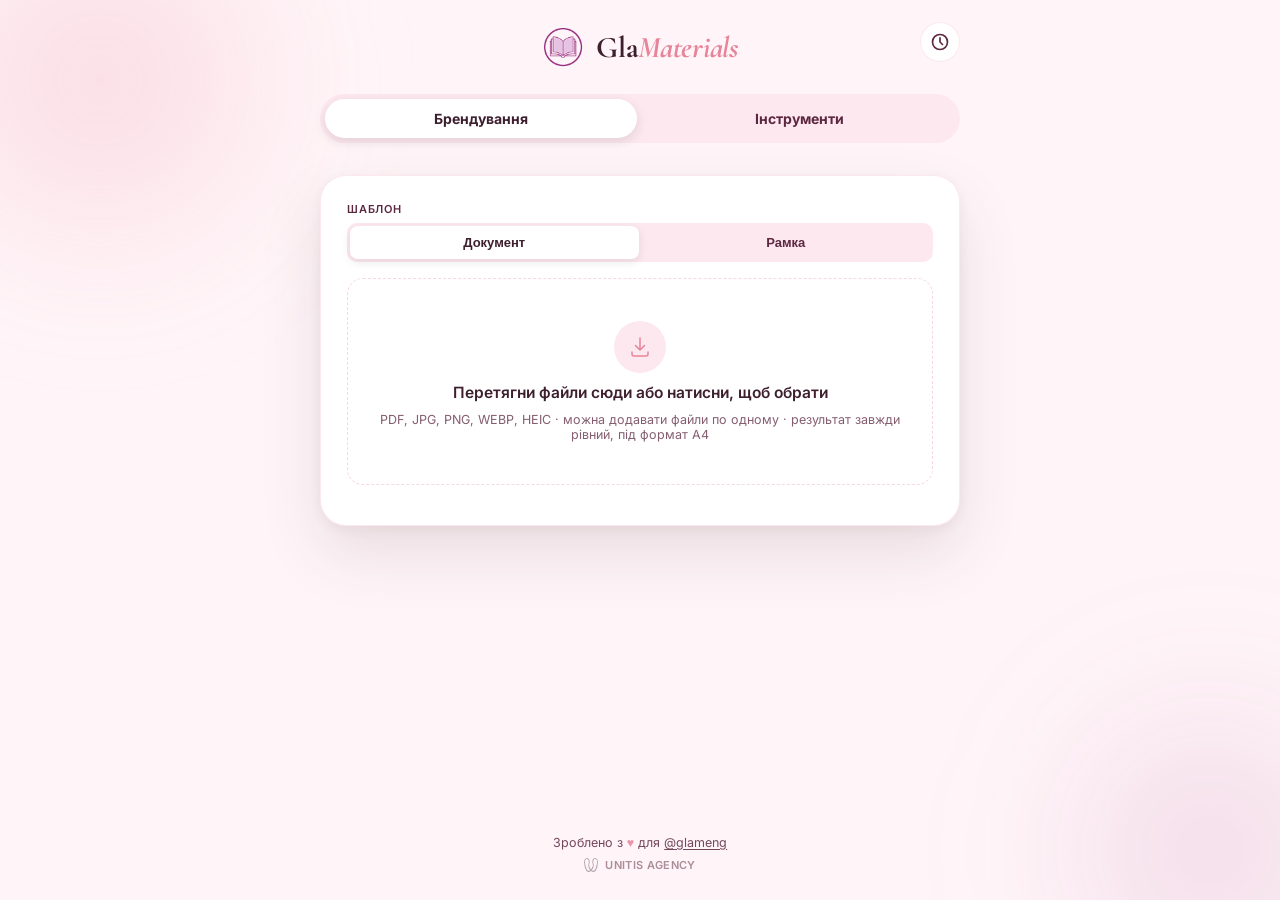
<file: index.html>
<!DOCTYPE html>
<html lang="uk">
<head>
<meta charset="UTF-8">
<meta name="viewport" content="width=device-width, initial-scale=1.0, maximum-scale=1, viewport-fit=cover">
<title>GlaMaterials</title>
<meta name="description" content="Брендуєш і редагуєш PDF та фото за пару секунд. Все відбувається прямо в браузері — файли нікуди не завантажуються.">

<link rel="manifest" href="manifest.json">
<meta name="theme-color" content="#3D1F2D">
<meta name="apple-mobile-web-app-capable" content="yes">
<meta name="mobile-web-app-capable" content="yes">
<meta name="apple-mobile-web-app-status-bar-style" content="black-translucent">
<meta name="apple-mobile-web-app-title" content="GlaMaterials">
<link rel="apple-touch-icon" href="assets/icons/apple-touch-icon.png?v=3">
<link rel="icon" href="assets/icons/favicon.png?v=3">

<link rel="preload" href="assets/fonts/inter-400-normal-latin.woff2" as="font" type="font/woff2" crossorigin>
<link rel="preload" href="assets/fonts/cormorant-600-normal-latin.woff2" as="font" type="font/woff2" crossorigin>
<link rel="stylesheet" href="assets/fonts/fonts.css">
<link rel="stylesheet" href="styles.css">
</head>
<body>

<div class="app">
  <header class="topbar">
    <button id="history-btn" class="icon-btn icon-btn-float" type="button" aria-label="Історія оброблених файлів">
      <svg viewBox="0 0 24 24" width="20" height="20" fill="none" stroke="currentColor" stroke-width="2" stroke-linecap="round" stroke-linejoin="round"><circle cx="12" cy="12" r="9"/><path d="M12 7v5l3 3"/></svg>
    </button>
    <div class="brand">
      <img class="brand-mark" src="assets/logo-mark.png?v=2" alt="" width="42" height="42">
      <span class="brand-name">Gla<span class="accent">Materials</span></span>
    </div>
  </header>

  <main class="stage">

    <div class="mode-switch" id="mode-switch" role="tablist">
      <button type="button" class="mode-btn active" data-mode="brand">Брендування</button>
      <button type="button" class="mode-btn" data-mode="tools">Інструменти</button>
    </div>

    <section id="panel-tools" class="panel hidden">
      <div id="tools-grid" class="tools-grid"></div>

      <div id="tool-runner" class="tool-runner hidden">
        <div class="runner-head">
          <button type="button" class="icon-btn" id="tool-back" aria-label="Назад до списку">
            <svg viewBox="0 0 24 24" width="18" height="18" fill="none" stroke="currentColor" stroke-width="2.2" stroke-linecap="round" stroke-linejoin="round"><path d="M15 18l-6-6 6-6"/></svg>
          </button>
          <div class="runner-head-text">
            <h2 id="tool-title">Інструмент</h2>
            <p id="tool-desc"></p>
          </div>
        </div>

        <label for="tool-input" class="dropzone compact" id="tool-dropzone">
          <input type="file" id="tool-input" hidden>
          <span class="dropzone-icon-wrap">
            <svg class="dropzone-icon" viewBox="0 0 48 48" fill="none">
              <path d="M24 6v24m0 0 9-9m-9 9-9-9" stroke="currentColor" stroke-width="3" stroke-linecap="round" stroke-linejoin="round"/>
              <path d="M8 34v4a4 4 0 0 0 4 4h24a4 4 0 0 0 4-4v-4" stroke="currentColor" stroke-width="3" stroke-linecap="round" stroke-linejoin="round"/>
            </svg>
          </span>
          <p class="dropzone-title" id="tool-dropzone-title">Обрати файл</p>
          <p class="dropzone-sub" id="tool-dropzone-sub"></p>
        </label>

        <ul id="tool-files" class="job-list"></ul>
        <div id="tool-options" class="tool-options"></div>

        <button id="tool-run" class="btn-primary" type="button" disabled>
          <span id="tool-run-label">Зробити</span>
          <span id="tool-spinner" class="btn-spinner hidden" aria-hidden="true"></span>
        </button>
        <div id="tool-progress-track" class="progress-track hidden"><div id="tool-progress-fill" class="progress-fill"></div></div>
      </div>
    </section>

    <section id="panel-workspace" class="panel panel-workspace">

      <div class="segmented-row">
        <span class="segmented-label">Шаблон</span>
        <div class="segmented" id="template-toggle" role="tablist">
          <button type="button" class="seg-btn active" data-value="document">Документ</button>
          <button type="button" class="seg-btn" data-value="frame">Рамка</button>
        </div>
      </div>

      <label for="file-input" class="dropzone" id="dropzone">
        <input type="file" id="file-input" accept=".pdf,.jpg,.jpeg,.png,.webp,.heic,.heif,application/pdf,image/jpeg,image/png,image/webp,image/heic,image/heif" multiple hidden>
        <span class="dropzone-icon-wrap">
          <svg class="dropzone-icon" viewBox="0 0 48 48" fill="none" xmlns="http://www.w3.org/2000/svg">
            <path d="M24 6v24m0 0 9-9m-9 9-9-9" stroke="currentColor" stroke-width="3" stroke-linecap="round" stroke-linejoin="round"/>
            <path d="M8 34v4a4 4 0 0 0 4 4h24a4 4 0 0 0 4-4v-4" stroke="currentColor" stroke-width="3" stroke-linecap="round" stroke-linejoin="round"/>
          </svg>
        </span>
        <p class="dropzone-title" id="dropzone-title">Перетягни файли сюди або натисни, щоб обрати</p>
        <p class="dropzone-sub" id="dropzone-sub">PDF, JPG, PNG, WEBP, HEIC · можна додавати файли по одному · результат завжди рівний, під формат A4</p>
      </label>

      <ul id="job-list" class="job-list"></ul>

      <div id="settings-block" class="settings-block hidden">

        <div id="merge-row" class="segmented-row hidden">
          <span class="segmented-label">Що робимо з файлами</span>
          <div class="segmented" id="merge-toggle" role="tablist">
            <button type="button" class="seg-btn active" data-value="merge">Об'єднати в один</button>
            <button type="button" class="seg-btn" data-value="separate">Окремо кожен</button>
          </div>
        </div>

        <div class="segmented-row">
          <span class="segmented-label">Формат результату</span>
          <div class="segmented" id="format-toggle" role="tablist">
            <button type="button" class="seg-btn active" data-value="pdf">PDF</button>
            <button type="button" class="seg-btn" data-value="photos">Фото</button>
          </div>
        </div>

        <div class="editor-bar">
          <div class="editor-bar-head">
            <span class="segmented-label">Додати на сторінку</span>
            <div class="hist-row">
              <button type="button" class="insp-act" id="undo-btn" title="Скасувати (Ctrl+Z)" aria-label="Скасувати" disabled>
                <svg viewBox="0 0 24 24" fill="none" stroke="currentColor" stroke-width="2" stroke-linecap="round" stroke-linejoin="round"><path d="M9 14L4 9l5-5"/><path d="M4 9h11a5 5 0 0 1 0 10h-4"/></svg>
              </button>
              <button type="button" class="insp-act" id="redo-btn" title="Повернути (Ctrl+Shift+Z)" aria-label="Повернути" disabled>
                <svg viewBox="0 0 24 24" fill="none" stroke="currentColor" stroke-width="2" stroke-linecap="round" stroke-linejoin="round"><path d="M15 14l5-5-5-5"/><path d="M20 9H9a5 5 0 0 0 0 10h4"/></svg>
              </button>
            </div>
          </div>
          <div class="tool-row" id="tool-row">
            <button type="button" class="tool-btn" data-tool="image">
              <svg viewBox="0 0 24 24" fill="none" stroke="currentColor" stroke-width="2" stroke-linecap="round" stroke-linejoin="round" aria-hidden="true"><rect x="3.5" y="5" width="17" height="14" rx="2"/><circle cx="8.5" cy="10" r="1.6"/><path d="M20 16l-5-5-6.5 8"/></svg>
              <span>Фото</span>
            </button>
            <button type="button" class="tool-btn" data-tool="text">
              <svg viewBox="0 0 24 24" fill="none" stroke="currentColor" stroke-width="2" stroke-linecap="round" stroke-linejoin="round" aria-hidden="true"><path d="M4 6V4h16v2"/><path d="M12 4v16"/><path d="M9 20h6"/></svg>
              <span>Текст</span>
            </button>
            <button type="button" class="tool-btn" data-tool="rect">
              <svg viewBox="0 0 24 24" fill="none" stroke="currentColor" stroke-width="2" stroke-linecap="round" stroke-linejoin="round" aria-hidden="true"><rect x="3.5" y="5.5" width="17" height="13" rx="2"/></svg>
              <span>Прямокутник</span>
            </button>
            <button type="button" class="tool-btn" data-tool="ellipse">
              <svg viewBox="0 0 24 24" fill="none" stroke="currentColor" stroke-width="2" stroke-linecap="round" stroke-linejoin="round" aria-hidden="true"><ellipse cx="12" cy="12" rx="8.5" ry="6.5"/></svg>
              <span>Овал</span>
            </button>
            <button type="button" class="tool-btn" data-tool="line">
              <svg viewBox="0 0 24 24" fill="none" stroke="currentColor" stroke-width="2" stroke-linecap="round" stroke-linejoin="round" aria-hidden="true"><path d="M4 19L20 5"/></svg>
              <span>Лінія</span>
            </button>
            <button type="button" class="tool-btn" data-tool="arrow">
              <svg viewBox="0 0 24 24" fill="none" stroke="currentColor" stroke-width="2" stroke-linecap="round" stroke-linejoin="round" aria-hidden="true"><path d="M4 19L20 5"/><path d="M20 12V5h-7"/></svg>
              <span>Стрілка</span>
            </button>
          </div>
          <p class="editor-hint" id="editor-hint">Обери інструмент і намалюй просто на сторінці. Клікни по елементу, щоб змінити його.</p>
        </div>

        <div class="crop-bar hidden" id="crop-bar">
          <div class="editor-bar-head">
            <span class="segmented-label">Кадрування фото</span>
            <button type="button" class="chip" id="crop-toggle">Посунути фото</button>
          </div>
          <div class="insp-row">
            <label for="crop-zoom">Масштаб</label>
            <input type="range" id="crop-zoom" min="100" max="300" step="1" value="100">
            <output id="crop-zoom-val" class="insp-out">100%</output>
          </div>
          <div class="crop-actions">
            <button type="button" class="chip" id="crop-reset">Скинути кадр</button>
          </div>
        </div>

        <div class="preview-wrap">
          <button id="preview-prev" class="preview-nav-btn hidden" type="button" aria-label="Попередня сторінка">
            <svg viewBox="0 0 24 24" width="16" height="16" fill="none" stroke="currentColor" stroke-width="2.4" stroke-linecap="round" stroke-linejoin="round"><path d="M15 18l-6-6 6-6"/></svg>
          </button>
          <div class="preview-stage" id="preview-stage">
            <canvas id="preview-canvas" class="preview-canvas"></canvas>
            <canvas id="editor-overlay" class="editor-overlay"></canvas>
          </div>
          <button id="preview-next" class="preview-nav-btn hidden" type="button" aria-label="Наступна сторінка">
            <svg viewBox="0 0 24 24" width="16" height="16" fill="none" stroke="currentColor" stroke-width="2.4" stroke-linecap="round" stroke-linejoin="round"><path d="M9 18l6-6-6-6"/></svg>
          </button>
          <span id="page-count-badge" class="page-count-badge"></span>
        </div>

        <div id="inspector" class="inspector hidden">
          <div class="inspector-head">
            <span id="inspector-title">Елемент</span>
            <div class="inspector-acts">
              <button type="button" class="insp-act" data-act="dup" title="Дублювати" aria-label="Дублювати">
                <svg viewBox="0 0 24 24" fill="none" stroke="currentColor" stroke-width="2" stroke-linecap="round" stroke-linejoin="round"><rect x="9" y="9" width="11" height="11" rx="2"/><path d="M5 15V5a2 2 0 0 1 2-2h8"/></svg>
              </button>
              <button type="button" class="insp-act" data-act="back" title="Опустити нижче" aria-label="Опустити нижче">
                <svg viewBox="0 0 24 24" fill="none" stroke="currentColor" stroke-width="2" stroke-linecap="round" stroke-linejoin="round"><path d="M12 5v14"/><path d="M6 13l6 6 6-6"/></svg>
              </button>
              <button type="button" class="insp-act" data-act="front" title="Підняти вище" aria-label="Підняти вище">
                <svg viewBox="0 0 24 24" fill="none" stroke="currentColor" stroke-width="2" stroke-linecap="round" stroke-linejoin="round"><path d="M12 19V5"/><path d="M6 11l6-6 6 6"/></svg>
              </button>
              <button type="button" class="insp-act insp-act-del" data-act="del" title="Видалити" aria-label="Видалити">
                <svg viewBox="0 0 24 24" fill="none" stroke="currentColor" stroke-width="2" stroke-linecap="round" stroke-linejoin="round"><path d="M4 7h16"/><path d="M9 7V5h6v2"/><path d="M6 7l1 13h10l1-13"/></svg>
              </button>
            </div>
          </div>

          <div class="insp-row" data-for="text">
            <textarea id="ins-text" class="insp-textarea" rows="2" placeholder="Введи текст…"></textarea>
          </div>

          <div class="insp-row" data-for="text">
            <label for="ins-font">Шрифт</label>
            <select id="ins-font" class="insp-select"></select>
          </div>

          <div class="insp-row" data-for="text">
            <label for="ins-size">Розмір</label>
            <input type="range" id="ins-size" min="10" max="320" step="1">
            <output id="ins-size-val" class="insp-out"></output>
          </div>

          <div class="insp-row" data-for="text">
            <label>Стиль</label>
            <div class="chip-row">
              <button type="button" class="chip chip-b" data-flag="bold">B</button>
              <button type="button" class="chip chip-i" data-flag="italic">I</button>
              <button type="button" class="chip chip-u" data-flag="underline">U</button>
            </div>
          </div>

          <div class="insp-row" data-for="text">
            <label>Текст по краю</label>
            <div class="chip-row" id="ins-align">
              <button type="button" class="chip" data-align="left" aria-label="Ліворуч">
                <svg viewBox="0 0 24 24" fill="none" stroke="currentColor" stroke-width="2" stroke-linecap="round"><path d="M4 6h16M4 12h10M4 18h13"/></svg>
              </button>
              <button type="button" class="chip" data-align="center" aria-label="По центру">
                <svg viewBox="0 0 24 24" fill="none" stroke="currentColor" stroke-width="2" stroke-linecap="round"><path d="M4 6h16M7 12h10M6 18h12"/></svg>
              </button>
              <button type="button" class="chip" data-align="right" aria-label="Праворуч">
                <svg viewBox="0 0 24 24" fill="none" stroke="currentColor" stroke-width="2" stroke-linecap="round"><path d="M4 6h16M10 12h10M7 18h13"/></svg>
              </button>
            </div>
          </div>

          <div class="insp-row" data-for="text">
            <label>Колір тексту</label>
            <button type="button" class="color-btn" data-color="color"></button>
          </div>

          <div class="insp-row" data-for="box">
            <label>Колір фігури</label>
            <button type="button" class="color-btn" data-color="fill" data-nullable="1"></button>
          </div>

          <div class="insp-row" data-for="text">
            <label>Фон під текстом</label>
            <button type="button" class="color-btn" data-color="bg" data-nullable="1"></button>
          </div>

          <div class="insp-row" data-for="bg">
            <label for="ins-bg-pad">Поля фону</label>
            <input type="range" id="ins-bg-pad" min="0" max="150" step="1">
            <output id="ins-bg-pad-val" class="insp-out"></output>
          </div>

          <div class="insp-row" data-for="bg">
            <label for="ins-bg-radius">Круглі кути фону</label>
            <input type="range" id="ins-bg-radius" min="0" max="200" step="1">
            <output id="ins-bg-radius-val" class="insp-out"></output>
          </div>

          <div class="insp-row" data-for="bg">
            <label>Контур фону</label>
            <button type="button" class="color-btn" data-color="bgStroke" data-nullable="1"></button>
          </div>

          <div class="insp-row" data-for="bg">
            <label for="ins-bg-stroke-w">Товщина контуру фону</label>
            <input type="range" id="ins-bg-stroke-w" min="0" max="40" step="1">
            <output id="ins-bg-stroke-w-val" class="insp-out"></output>
          </div>

          <div class="insp-row" data-for="box line text">
            <label>Колір контуру</label>
            <button type="button" class="color-btn" data-color="stroke" data-nullable="1"></button>
          </div>

          <div class="insp-row" data-for="box line text">
            <label for="ins-stroke-w">Товщина контуру</label>
            <input type="range" id="ins-stroke-w" min="0" max="40" step="1">
            <output id="ins-stroke-w-val" class="insp-out"></output>
          </div>

          <div class="insp-row" data-for="rect image">
            <label for="ins-radius">Круглі кути</label>
            <input type="range" id="ins-radius" min="0" max="200" step="1">
            <output id="ins-radius-val" class="insp-out"></output>
          </div>

          <div class="insp-row" data-for="line">
            <label>Пунктирна лінія</label>
            <div class="chip-row">
              <button type="button" class="chip" data-flag="dashed">— — —</button>
            </div>
          </div>

          <div class="insp-row" data-for="box text image">
            <label for="ins-rot">Поворот</label>
            <input type="range" id="ins-rot" min="-180" max="180" step="1">
            <output id="ins-rot-val" class="insp-out"></output>
          </div>

          <div class="insp-row" data-for="all">
            <label for="ins-opacity">Прозорість</label>
            <input type="range" id="ins-opacity" min="10" max="100" step="1">
            <output id="ins-opacity-val" class="insp-out"></output>
          </div>

          <div class="insp-row insp-row-block" data-for="box text image">
            <label>Розмістити на сторінці</label>
            <div class="chip-row chip-row-wide" id="ins-place">
              <button type="button" class="chip" data-place="left" title="До лівого краю" aria-label="До лівого краю">
                <svg viewBox="0 0 24 24" fill="none" stroke="currentColor" stroke-width="2" stroke-linecap="round"><path d="M4 3v18"/><rect x="7" y="7" width="12" height="10" rx="1.5"/></svg>
              </button>
              <button type="button" class="chip" data-place="centerX" title="По центру горизонтально" aria-label="По центру горизонтально">
                <svg viewBox="0 0 24 24" fill="none" stroke="currentColor" stroke-width="2" stroke-linecap="round"><path d="M12 3v18"/><rect x="5" y="7" width="14" height="10" rx="1.5"/></svg>
              </button>
              <button type="button" class="chip" data-place="right" title="До правого краю" aria-label="До правого краю">
                <svg viewBox="0 0 24 24" fill="none" stroke="currentColor" stroke-width="2" stroke-linecap="round"><path d="M20 3v18"/><rect x="5" y="7" width="12" height="10" rx="1.5"/></svg>
              </button>
              <button type="button" class="chip" data-place="top" title="До верхнього краю" aria-label="До верхнього краю">
                <svg viewBox="0 0 24 24" fill="none" stroke="currentColor" stroke-width="2" stroke-linecap="round"><path d="M3 4h18"/><rect x="7" y="7" width="10" height="12" rx="1.5"/></svg>
              </button>
              <button type="button" class="chip" data-place="centerY" title="По центру вертикально" aria-label="По центру вертикально">
                <svg viewBox="0 0 24 24" fill="none" stroke="currentColor" stroke-width="2" stroke-linecap="round"><path d="M3 12h18"/><rect x="7" y="5" width="10" height="14" rx="1.5"/></svg>
              </button>
              <button type="button" class="chip" data-place="bottom" title="До нижнього краю" aria-label="До нижнього краю">
                <svg viewBox="0 0 24 24" fill="none" stroke="currentColor" stroke-width="2" stroke-linecap="round"><path d="M3 20h18"/><rect x="7" y="5" width="10" height="12" rx="1.5"/></svg>
              </button>
              <button type="button" class="chip chip-wide" data-place="middle">У центр</button>
            </div>
          </div>
        </div>

        <div class="control-block" id="opacity-block">
          <div class="control-label-row">
            <label for="opacity-slider">Прозорість водяного знаку</label>
            <span id="opacity-value">35%</span>
          </div>
          <input type="range" id="opacity-slider" min="0" max="70" step="1" value="35">
        </div>

        <button id="export-btn" class="btn-primary" type="button">
          <svg class="btn-primary-icon" viewBox="0 0 24 24" fill="none" stroke="currentColor" stroke-width="2.3" stroke-linecap="round" stroke-linejoin="round" aria-hidden="true"><path d="M12 4v11m0 0 4-4m-4 4-4-4"/><path d="M5 19h14"/></svg>
          <span id="export-btn-label">Завантажити PDF</span>
          <span id="export-spinner" class="btn-spinner hidden" aria-hidden="true"></span>
        </button>
        <div id="export-progress-track" class="progress-track hidden"><div id="export-progress-fill" class="progress-fill"></div></div>
        <button id="clear-btn" class="btn-ghost" type="button">Очистити все</button>
      </div>
    </section>

    <section id="panel-history" class="panel panel-history hidden">
      <div class="history-header">
        <h2>Історія</h2>
        <button id="close-history" class="icon-btn" type="button" aria-label="Закрити історію">✕</button>
      </div>
      <p class="history-note">Останні готові файли зберігаються тут (на цьому пристрої), щоб можна було скачати ще раз.</p>
      <ul id="history-list" class="history-list"></ul>
      <p id="history-empty" class="history-empty">Поки що порожньо — тут з'являться твої оброблені файли.</p>
    </section>

  </main>

  <footer class="foot">
    <p class="foot-heart">Зроблено з <span class="heart">♥</span> для <a href="https://www.instagram.com/glameng/" target="_blank" rel="noopener">@glameng</a></p>
    <a href="https://unitis.agency" target="_blank" rel="noopener" class="unitis-badge" aria-label="Сайт розроблено агенцією UNITIS AGENCY">
      <img src="[data-uri]" alt="" width="14" height="14" loading="lazy">
      <span>UNITIS AGENCY</span>
    </a>
  </footer>
</div>

<div id="color-pop" class="color-pop hidden" role="dialog" aria-label="Вибір кольору">
  <p class="color-pop-title">Кольори бренду</p>
  <div class="color-pop-grid" id="color-pop-grid"></div>
  <p class="color-pop-title color-pop-title-recent hidden" id="color-pop-recent-title">Нещодавні</p>
  <div class="color-pop-grid hidden" id="color-pop-recent"></div>
  <label class="color-pop-custom">
    <span>Обрати свій</span>
    <input type="color" id="color-pop-input">
  </label>
  <button type="button" class="color-pop-none hidden" id="color-pop-none">Прибрати колір</button>
</div>

<input type="file" id="image-input" accept="image/png,image/jpeg,image/webp" hidden>

<div id="toast" class="toast hidden" role="status" aria-live="polite"></div>

<script src="vendor/pdf-lib.min.js"></script>
<script src="vendor/pdf.min.js"></script>
<script src="assets/watermark-data.js"></script>
<script src="assets/frame-data.js?v=2"></script>
<script src="app.js"></script>
</body>
</html>
</file>
<file: assets/fonts/fonts.css>
@font-face {
  font-family: 'Cormorant Garamond';
  font-style: italic;
  font-weight: 600;
  font-display: swap;
  src: url('cormorant-600-italic-cyrillic.woff2') format('woff2');
  unicode-range: U+0301, U+0400-045F, U+0490-0491, U+04B0-04B1, U+2116;
}

@font-face {
  font-family: 'Cormorant Garamond';
  font-style: italic;
  font-weight: 600;
  font-display: swap;
  src: url('cormorant-600-italic-latin.woff2') format('woff2');
  unicode-range: U+0000-00FF, U+0131, U+0152-0153, U+02BB-02BC, U+02C6, U+02DA, U+02DC, U+2000-206F, U+2074, U+20AC, U+2122, U+2191, U+2193, U+2212, U+2215, U+FEFF, U+FFFD;
}

@font-face {
  font-family: 'Cormorant Garamond';
  font-style: italic;
  font-weight: 700;
  font-display: swap;
  src: url('cormorant-600-italic-cyrillic.woff2') format('woff2');
  unicode-range: U+0301, U+0400-045F, U+0490-0491, U+04B0-04B1, U+2116;
}

@font-face {
  font-family: 'Cormorant Garamond';
  font-style: italic;
  font-weight: 700;
  font-display: swap;
  src: url('cormorant-600-italic-latin.woff2') format('woff2');
  unicode-range: U+0000-00FF, U+0131, U+0152-0153, U+02BB-02BC, U+02C6, U+02DA, U+02DC, U+2000-206F, U+2074, U+20AC, U+2122, U+2191, U+2193, U+2212, U+2215, U+FEFF, U+FFFD;
}

@font-face {
  font-family: 'Cormorant Garamond';
  font-style: normal;
  font-weight: 600;
  font-display: swap;
  src: url('cormorant-600-normal-cyrillic.woff2') format('woff2');
  unicode-range: U+0301, U+0400-045F, U+0490-0491, U+04B0-04B1, U+2116;
}

@font-face {
  font-family: 'Cormorant Garamond';
  font-style: normal;
  font-weight: 600;
  font-display: swap;
  src: url('cormorant-600-normal-latin.woff2') format('woff2');
  unicode-range: U+0000-00FF, U+0131, U+0152-0153, U+02BB-02BC, U+02C6, U+02DA, U+02DC, U+2000-206F, U+2074, U+20AC, U+2122, U+2191, U+2193, U+2212, U+2215, U+FEFF, U+FFFD;
}

@font-face {
  font-family: 'Cormorant Garamond';
  font-style: normal;
  font-weight: 700;
  font-display: swap;
  src: url('cormorant-600-normal-cyrillic.woff2') format('woff2');
  unicode-range: U+0301, U+0400-045F, U+0490-0491, U+04B0-04B1, U+2116;
}

@font-face {
  font-family: 'Cormorant Garamond';
  font-style: normal;
  font-weight: 700;
  font-display: swap;
  src: url('cormorant-600-normal-latin.woff2') format('woff2');
  unicode-range: U+0000-00FF, U+0131, U+0152-0153, U+02BB-02BC, U+02C6, U+02DA, U+02DC, U+2000-206F, U+2074, U+20AC, U+2122, U+2191, U+2193, U+2212, U+2215, U+FEFF, U+FFFD;
}

@font-face {
  font-family: 'Inter';
  font-style: normal;
  font-weight: 400;
  font-display: swap;
  src: url('inter-400-normal-cyrillic.woff2') format('woff2');
  unicode-range: U+0301, U+0400-045F, U+0490-0491, U+04B0-04B1, U+2116;
}

@font-face {
  font-family: 'Inter';
  font-style: normal;
  font-weight: 400;
  font-display: swap;
  src: url('inter-400-normal-latin.woff2') format('woff2');
  unicode-range: U+0000-00FF, U+0131, U+0152-0153, U+02BB-02BC, U+02C6, U+02DA, U+02DC, U+2000-206F, U+2074, U+20AC, U+2122, U+2191, U+2193, U+2212, U+2215, U+FEFF, U+FFFD;
}

@font-face {
  font-family: 'Inter';
  font-style: normal;
  font-weight: 500;
  font-display: swap;
  src: url('inter-400-normal-cyrillic.woff2') format('woff2');
  unicode-range: U+0301, U+0400-045F, U+0490-0491, U+04B0-04B1, U+2116;
}

@font-face {
  font-family: 'Inter';
  font-style: normal;
  font-weight: 500;
  font-display: swap;
  src: url('inter-400-normal-latin.woff2') format('woff2');
  unicode-range: U+0000-00FF, U+0131, U+0152-0153, U+02BB-02BC, U+02C6, U+02DA, U+02DC, U+2000-206F, U+2074, U+20AC, U+2122, U+2191, U+2193, U+2212, U+2215, U+FEFF, U+FFFD;
}

@font-face {
  font-family: 'Inter';
  font-style: normal;
  font-weight: 600;
  font-display: swap;
  src: url('inter-400-normal-cyrillic.woff2') format('woff2');
  unicode-range: U+0301, U+0400-045F, U+0490-0491, U+04B0-04B1, U+2116;
}

@font-face {
  font-family: 'Inter';
  font-style: normal;
  font-weight: 600;
  font-display: swap;
  src: url('inter-400-normal-latin.woff2') format('woff2');
  unicode-range: U+0000-00FF, U+0131, U+0152-0153, U+02BB-02BC, U+02C6, U+02DA, U+02DC, U+2000-206F, U+2074, U+20AC, U+2122, U+2191, U+2193, U+2212, U+2215, U+FEFF, U+FFFD;
}

@font-face {
  font-family: 'Inter';
  font-style: normal;
  font-weight: 700;
  font-display: swap;
  src: url('inter-400-normal-cyrillic.woff2') format('woff2');
  unicode-range: U+0301, U+0400-045F, U+0490-0491, U+04B0-04B1, U+2116;
}

@font-face {
  font-family: 'Inter';
  font-style: normal;
  font-weight: 700;
  font-display: swap;
  src: url('inter-400-normal-latin.woff2') format('woff2');
  unicode-range: U+0000-00FF, U+0131, U+0152-0153, U+02BB-02BC, U+02C6, U+02DA, U+02DC, U+2000-206F, U+2074, U+20AC, U+2122, U+2191, U+2193, U+2212, U+2215, U+FEFF, U+FFFD;
}

@font-face {
  font-family: 'Inter';
  font-style: normal;
  font-weight: 800;
  font-display: swap;
  src: url('inter-400-normal-cyrillic.woff2') format('woff2');
  unicode-range: U+0301, U+0400-045F, U+0490-0491, U+04B0-04B1, U+2116;
}

@font-face {
  font-family: 'Inter';
  font-style: normal;
  font-weight: 800;
  font-display: swap;
  src: url('inter-400-normal-latin.woff2') format('woff2');
  unicode-range: U+0000-00FF, U+0131, U+0152-0153, U+02BB-02BC, U+02C6, U+02DA, U+02DC, U+2000-206F, U+2074, U+20AC, U+2122, U+2191, U+2193, U+2212, U+2215, U+FEFF, U+FFFD;
}
</file>
<file: styles.css>
:root {
  --ink: #3D1F2D;
  --ink-mid: #3D1020;
  --ink-soft: #5C2840;
  --champagne: #E8849A;
  --champ-light: #F5B8C8;
  --blush: #F2A0B8;
  --blush-soft: #FDE8EF;
  --cream: #FFF5F8;
  --cream-d: #FDE8EF;
  --white: #FFFFFF;
  --border: rgba(232, 132, 154, 0.18);
  --border-md: rgba(232, 132, 154, 0.32);
  --mark: #9D2F7F;
  --accent-deep: #B04060;

  --ff-disp: 'Cormorant Garamond', Georgia, serif;
  --ff-body: 'Inter', -apple-system, BlinkMacSystemFont, "Segoe UI", Roboto, Helvetica, Arial, sans-serif;

  --r: 16px;
  --r-s: 10px;
  --r-xl: 26px;
  --pill: 60px;
  --ease: cubic-bezier(.4, 0, .2, 1);
  --t: 0.28s;

  --safe-top: env(safe-area-inset-top, 0px);
  --safe-bottom: env(safe-area-inset-bottom, 0px);
  color-scheme: light;
}

* { box-sizing: border-box; -webkit-tap-highlight-color: transparent; }

html, body {
  margin: 0;
  height: 100%;
  color: var(--ink);
  font-family: var(--ff-body);
  -webkit-font-smoothing: antialiased;
}

body {
  background: var(--cream);
  overflow-x: hidden;
}

body::before, body::after {
  content: "";
  position: fixed;
  border-radius: 50%;
  filter: blur(70px);
  pointer-events: none;
  z-index: 0;
}

body::before {
  width: 440px;
  height: 440px;
  top: -140px;
  left: -120px;
  background: radial-gradient(circle, rgba(232, 132, 154, 0.28), transparent 70%);
  animation: blobFloatA 24s ease-in-out infinite;
}

body::after {
  width: 400px;
  height: 400px;
  bottom: -150px;
  right: -130px;
  background: radial-gradient(circle, rgba(157, 47, 127, 0.16), transparent 70%);
  animation: blobFloatB 28s ease-in-out infinite;
}

@keyframes blobFloatA {
  0%, 100% { transform: translate(0, 0) scale(1); }
  50% { transform: translate(50px, 40px) scale(1.12); }
}

@keyframes blobFloatB {
  0%, 100% { transform: translate(0, 0) scale(1); }
  50% { transform: translate(-40px, -50px) scale(1.15); }
}

.app {
  position: relative;
  z-index: 1;
  min-height: 100%;
  display: flex;
  flex-direction: column;
  align-items: center;
  padding: calc(22px + var(--safe-top)) 16px calc(28px + var(--safe-bottom));
}

.topbar {
  width: 100%;
  max-width: 640px;
  position: relative;
  display: flex;
  flex-direction: column;
  align-items: center;
  padding-top: 4px;
  margin-bottom: 26px;
}

.icon-btn-float {
  position: absolute;
  top: 0;
  right: 0;
}

.brand {
  display: inline-flex;
  align-items: center;
  gap: 12px;
  animation: fadeSlideUp 0.5s var(--ease);
}

.brand-mark {
  width: 42px;
  height: 42px;
  flex-shrink: 0;
}

.brand-name {
  font-family: var(--ff-disp);
  font-size: 30px;
  font-weight: 700;
  letter-spacing: -0.01em;
  color: var(--ink);
}

.brand-name .accent {
  color: var(--champagne);
  font-style: italic;
}

.icon-btn {
  width: 40px;
  height: 40px;
  border-radius: 50%;
  border: 1.5px solid var(--border);
  background: var(--white);
  color: var(--ink-soft);
  display: flex;
  align-items: center;
  justify-content: center;
  cursor: pointer;
  flex-shrink: 0;
  transition: color var(--t) var(--ease), border-color var(--t) var(--ease), transform 0.1s ease, box-shadow var(--t) var(--ease);
}

.icon-btn:hover {
  color: var(--champagne);
  border-color: var(--champagne);
  box-shadow: 0 4px 14px rgba(232, 132, 154, 0.22);
  transform: rotate(-8deg);
}
.icon-btn:active { transform: scale(0.94); }

.stage {
  width: 100%;
  max-width: 640px;
  flex: 1;
  display: flex;
  flex-direction: column;
  gap: 16px;
}

.panel {
  background: var(--white);
  border: 1px solid var(--border);
  border-radius: var(--r-xl);
  box-shadow: 0 1px 0 rgba(255, 255, 255, 0.7) inset, 0 28px 64px rgba(61, 31, 45, 0.11), 0 4px 16px rgba(61, 31, 45, 0.06);
  padding: 26px;
  animation: fadeSlideUp 0.45s var(--ease);
}

.hidden { display: none !important; }

@keyframes fadeSlideUp {
  from { opacity: 0; transform: translateY(14px); }
  to { opacity: 1; transform: translateY(0); }
}

@media (prefers-reduced-motion: reduce) {
  *, *::before, *::after {
    animation-duration: 0.001ms !important;
    animation-iteration-count: 1 !important;
    transition-duration: 0.001ms !important;
    scroll-behavior: auto !important;
  }
}

/* Dropzone */

.dropzone {
  display: flex;
  flex-direction: column;
  align-items: center;
  justify-content: center;
  gap: 10px;
  border: 1.5px dashed var(--border-md);
  border-radius: var(--r);
  padding: 42px 20px;
  cursor: pointer;
  text-align: center;
  transition: border-color var(--t) var(--ease), background var(--t) var(--ease), transform 0.1s ease, padding var(--t) var(--ease);
}

.dropzone:hover, .dropzone.dragover {
  border-color: var(--champagne);
  background: var(--cream-d);
}

.dropzone.dragover { transform: scale(1.01); }

.dropzone.compact {
  flex-direction: row;
  padding: 13px 16px;
  gap: 10px;
  justify-content: flex-start;
}

.dropzone.compact .dropzone-icon-wrap { width: 30px; height: 30px; }
.dropzone.compact .dropzone-icon { width: 15px; height: 15px; }
.dropzone.compact .dropzone-title { font-size: 14px; }
.dropzone.compact .dropzone-sub { display: none; }

.dropzone-icon-wrap {
  width: 52px;
  height: 52px;
  border-radius: 50%;
  background: var(--cream-d);
  display: flex;
  align-items: center;
  justify-content: center;
  transition: width var(--t) ease, height var(--t) ease;
  flex-shrink: 0;
}

.dropzone-icon {
  width: 24px;
  height: 24px;
  color: var(--champagne);
  transition: width var(--t) ease, height var(--t) ease;
}

.dropzone-title {
  margin: 0;
  font-weight: 600;
  font-size: 15.5px;
  color: var(--ink);
}

.dropzone-sub {
  margin: 0;
  color: var(--ink-soft);
  opacity: 0.75;
  font-size: 12.5px;
}

/* Job list */

.job-list {
  list-style: none;
  margin: 14px 0 0;
  padding: 0;
  display: flex;
  flex-direction: column;
  gap: 8px;
}

.job-card {
  display: flex;
  align-items: center;
  gap: 12px;
  padding: 9px 11px;
  border: 1px solid var(--border);
  border-radius: var(--r-s);
  background: var(--white);
  transition: box-shadow var(--t) var(--ease), border-color var(--t) var(--ease), transform var(--t) var(--ease);
  animation: fadeSlideUp 0.3s var(--ease);
  cursor: default;
}

.job-card:hover {
  border-color: var(--border-md);
  box-shadow: 0 8px 22px rgba(61, 31, 45, 0.1);
  transform: translateY(-2px);
}

.job-thumb {
  width: 42px;
  height: 42px;
  border-radius: 8px;
  overflow: hidden;
  flex-shrink: 0;
  background: var(--cream-d);
  display: flex;
  align-items: center;
  justify-content: center;
  box-shadow: inset 0 0 0 1px var(--border);
}

.job-thumb img, .job-thumb canvas {
  width: 100%;
  height: 100%;
  object-fit: cover;
}

.job-thumb .mini-spinner {
  width: 16px;
  height: 16px;
  border-radius: 50%;
  border: 2px solid var(--border-md);
  border-top-color: var(--champagne);
  animation: spin 0.8s linear infinite;
}

.job-thumb .job-error-icon { color: var(--accent-deep); font-size: 18px; font-weight: 700; }

.job-info {
  flex: 1;
  min-width: 0;
  display: flex;
  flex-direction: column;
  gap: 2px;
}

.job-name {
  font-size: 13.5px;
  font-weight: 600;
  font-family: inherit;
  color: var(--ink);
  white-space: nowrap;
  overflow: hidden;
  text-overflow: ellipsis;
  width: 100%;
  padding: 2px 4px;
  margin: -2px -4px;
  border: 1px solid transparent;
  border-radius: 6px;
  background: transparent;
  cursor: text;
  transition: background var(--t) ease, border-color var(--t) ease;
}

.job-name:hover {
  background: var(--cream-d);
}

.job-name:focus {
  outline: none;
  background: var(--white);
  border-color: var(--champagne);
  box-shadow: 0 0 0 3px rgba(232, 132, 154, 0.18);
}

.job-meta {
  font-size: 12px;
  color: var(--ink-soft);
  opacity: 0.8;
}

.job-meta.error { color: var(--accent-deep); opacity: 1; }

.job-remove {
  width: 30px;
  height: 30px;
  border-radius: 50%;
  border: none;
  background: transparent;
  color: var(--ink-soft);
  font-size: 15px;
  cursor: pointer;
  flex-shrink: 0;
  display: flex;
  align-items: center;
  justify-content: center;
  transition: background var(--t) ease, color var(--t) ease;
}

.job-remove:hover { background: var(--cream-d); color: var(--champagne); }

/* Settings block */

.settings-block {
  margin-top: 20px;
  display: flex;
  flex-direction: column;
  gap: 14px;
}

.settings-block:not(.hidden) {
  animation: fadeSlideUp 0.4s var(--ease);
}

.segmented-row {
  display: flex;
  flex-direction: column;
  gap: 7px;
}

.panel-workspace > .segmented-row {
  margin-bottom: 16px;
}

.segmented-label {
  font-size: 11px;
  font-weight: 600;
  color: var(--ink-soft);
  text-transform: uppercase;
  letter-spacing: 0.07em;
}

.segmented {
  display: flex;
  background: var(--cream-d);
  border-radius: var(--r-s);
  padding: 3px;
  gap: 3px;
}

.seg-btn {
  flex: 1;
  border: none;
  background: transparent;
  color: var(--ink-soft);
  font-size: 13px;
  font-weight: 600;
  padding: 9px 8px;
  border-radius: 8px;
  cursor: pointer;
  transition: background var(--t) var(--ease), color var(--t) var(--ease), box-shadow var(--t) var(--ease);
}

.seg-btn.active {
  background: var(--white);
  color: var(--ink);
  box-shadow: 0 3px 10px rgba(61, 31, 45, 0.1);
  animation: segPop 0.25s var(--ease);
}

@keyframes segPop {
  0% { transform: scale(0.9); }
  55% { transform: scale(1.04); }
  100% { transform: scale(1); }
}

/* Preview */

.preview-wrap {
  position: relative;
  display: flex;
  justify-content: center;
  background: var(--cream-d);
  border-radius: var(--r);
  padding: 18px;
}

.preview-stage {
  position: relative;
  width: 100%;
  max-width: 560px;
  line-height: 0;
  border-radius: 5px;
  box-shadow: 0 2px 6px rgba(61, 31, 45, 0.08), 0 14px 28px rgba(61, 31, 45, 0.16);
}

.preview-canvas {
  width: 100%;
  height: auto;
  display: block;
  border-radius: 5px;
  background: var(--white);
  transition: opacity 0.15s ease;
}

/* Sits pixel-aligned on top of the preview and owns all editor pointer input.
   Selection handles live here so they never end up in the exported file. */
.editor-overlay {
  position: absolute;
  inset: 0;
  width: 100%;
  height: 100%;
  border-radius: 5px;
  touch-action: none;
  cursor: default;
}

.editor-overlay.tool-armed { cursor: crosshair; }

.page-count-badge {
  position: absolute;
  top: 12px;
  right: 12px;
  background: var(--ink);
  color: var(--white);
  font-size: 12px;
  font-weight: 600;
  padding: 4px 10px;
  border-radius: 999px;
  font-variant-numeric: tabular-nums;
}

.preview-nav-btn {
  position: absolute;
  top: 50%;
  transform: translateY(-50%);
  width: 34px;
  height: 34px;
  border-radius: 50%;
  border: none;
  background: var(--white);
  color: var(--ink);
  box-shadow: 0 6px 16px rgba(61, 31, 45, 0.18);
  display: flex;
  align-items: center;
  justify-content: center;
  cursor: pointer;
  z-index: 2;
  transition: background var(--t) ease, color var(--t) ease, transform var(--t) ease;
}

.preview-nav-btn:hover { background: var(--champagne); color: var(--white); }
.preview-nav-btn:active { transform: translateY(-50%) scale(0.9); }
#preview-prev { left: 6px; }
#preview-next { right: 6px; }

.control-block {
  background: var(--cream-d);
  border-radius: var(--r-s);
  padding: 12px 16px 14px;
}

.control-label-row {
  display: flex;
  justify-content: space-between;
  align-items: center;
  font-size: 13.5px;
  font-weight: 600;
  margin-bottom: 6px;
  color: var(--ink);
}

#opacity-value {
  color: var(--champagne);
  font-variant-numeric: tabular-nums;
}

input[type="range"] {
  width: 100%;
  height: 30px;
  margin: 0;
  background: transparent;
  -webkit-appearance: none;
  appearance: none;
  cursor: pointer;
}

input[type="range"]::-webkit-slider-runnable-track {
  height: 5px;
  border-radius: 999px;
  background: var(--blush-soft);
  box-shadow: inset 0 0 0 1px var(--border);
}

input[type="range"]::-moz-range-track {
  height: 5px;
  border-radius: 999px;
  background: var(--blush-soft);
  box-shadow: inset 0 0 0 1px var(--border);
}

input[type="range"]::-webkit-slider-thumb {
  -webkit-appearance: none;
  appearance: none;
  width: 17px;
  height: 17px;
  margin-top: -6px;
  border-radius: 50%;
  background: var(--champagne);
  border: 2px solid var(--white);
  box-shadow: 0 2px 6px rgba(61, 31, 45, 0.25);
  transition: transform 0.15s var(--ease);
}

input[type="range"]::-moz-range-thumb {
  width: 17px;
  height: 17px;
  border-radius: 50%;
  background: var(--champagne);
  border: 2px solid var(--white);
  box-shadow: 0 2px 6px rgba(61, 31, 45, 0.25);
}

input[type="range"]:hover::-webkit-slider-thumb { transform: scale(1.15); }
input[type="range"]:disabled { opacity: 0.5; cursor: default; }

/* Buttons */

.btn-primary {
  position: relative;
  overflow: hidden;
  background: linear-gradient(135deg, var(--champagne), var(--blush));
  color: var(--white);
  border: none;
  border-radius: var(--pill);
  padding: 16px 20px;
  font-size: 15.5px;
  font-weight: 700;
  cursor: pointer;
  transition: transform 0.08s ease, box-shadow var(--t) var(--ease), opacity var(--t) ease;
  min-height: 52px;
  display: flex;
  align-items: center;
  justify-content: center;
  gap: 9px;
  box-shadow: 0 10px 24px rgba(232, 132, 154, 0.35);
  animation: btnGlow 3.2s ease-in-out infinite;
}

.btn-primary::after {
  content: "";
  position: absolute;
  top: 0;
  left: -75%;
  width: 45%;
  height: 100%;
  background: linear-gradient(120deg, transparent, rgba(255, 255, 255, 0.55), transparent);
  transform: skewX(-20deg);
  transition: left 0.6s ease;
  pointer-events: none;
}

.btn-primary:hover {
  box-shadow: 0 14px 32px rgba(232, 132, 154, 0.48);
  transform: translateY(-2px);
  animation-play-state: paused;
}
.btn-primary:hover::after { left: 130%; }
.btn-primary:active { transform: translateY(0) scale(0.98); }
.btn-primary:disabled { opacity: 0.55; cursor: default; transform: none; box-shadow: none; animation: none; }

@keyframes btnGlow {
  0%, 100% { box-shadow: 0 10px 24px rgba(232, 132, 154, 0.35); }
  50% { box-shadow: 0 12px 30px rgba(232, 132, 154, 0.55); }
}

.btn-primary-icon { width: 17px; height: 17px; flex-shrink: 0; }

.btn-spinner {
  width: 17px;
  height: 17px;
  border-radius: 50%;
  border: 2.5px solid rgba(255, 255, 255, 0.35);
  border-top-color: #fff;
  animation: spin 0.8s linear infinite;
}

.btn-ghost {
  background: transparent;
  color: var(--ink-soft);
  border: none;
  padding: 10px;
  font-size: 13.5px;
  cursor: pointer;
  text-decoration: underline;
  min-height: 40px;
}

.btn-ghost:hover { color: var(--ink); }

.progress-track {
  width: 100%;
  height: 6px;
  background: var(--cream-d);
  border-radius: 999px;
  overflow: hidden;
  margin-top: -4px;
}

.progress-fill {
  height: 100%;
  width: 0%;
  background: linear-gradient(90deg, var(--champagne), var(--blush));
  border-radius: 999px;
  transition: width 0.2s ease;
}

@keyframes spin { to { transform: rotate(360deg); } }

/* History */

.history-header {
  display: flex;
  align-items: center;
  justify-content: space-between;
  margin-bottom: 4px;
}

.history-header h2 {
  margin: 0;
  font-family: var(--ff-disp);
  font-size: 22px;
  font-weight: 700;
  color: var(--ink);
}

.history-note {
  margin: 0 0 14px;
  font-size: 12.5px;
  color: var(--ink-soft);
  opacity: 0.85;
}

.history-list {
  list-style: none;
  margin: 0;
  padding: 0;
  display: flex;
  flex-direction: column;
  gap: 8px;
  max-height: 400px;
  overflow-y: auto;
}

.history-card {
  display: flex;
  align-items: center;
  gap: 12px;
  padding: 9px 11px;
  border: 1px solid var(--border);
  border-radius: var(--r-s);
  transition: box-shadow var(--t) var(--ease), border-color var(--t) var(--ease), transform var(--t) var(--ease);
  animation: fadeSlideUp 0.3s var(--ease);
}

.history-card:hover {
  border-color: var(--border-md);
  box-shadow: 0 8px 22px rgba(61, 31, 45, 0.1);
  transform: translateY(-2px);
}

.history-thumb {
  width: 42px;
  height: 58px;
  border-radius: 7px;
  object-fit: cover;
  background: var(--cream-d);
  flex-shrink: 0;
  box-shadow: inset 0 0 0 1px var(--border);
}

.history-info {
  flex: 1;
  min-width: 0;
  display: flex;
  flex-direction: column;
  gap: 2px;
}

.history-name {
  font-size: 13.5px;
  font-weight: 600;
  white-space: nowrap;
  overflow: hidden;
  text-overflow: ellipsis;
}

.history-meta {
  font-size: 12px;
  color: var(--ink-soft);
  opacity: 0.8;
}

.history-actions {
  display: flex;
  gap: 4px;
  flex-shrink: 0;
}

.history-actions button {
  width: 34px;
  height: 34px;
  border-radius: 50%;
  border: none;
  background: var(--cream-d);
  color: var(--champagne);
  cursor: pointer;
  display: flex;
  align-items: center;
  justify-content: center;
  transition: background var(--t) ease, color var(--t) ease;
}

.history-actions button:hover { background: var(--champagne); color: var(--white); }

.history-empty {
  text-align: center;
  color: var(--ink-soft);
  opacity: 0.8;
  font-size: 13.5px;
  padding: 20px 0;
  margin: 0;
}

/* Toast */

.toast {
  position: fixed;
  left: 50%;
  bottom: calc(24px + var(--safe-bottom));
  transform: translateX(-50%) translateY(0);
  display: flex;
  align-items: center;
  gap: 8px;
  background: var(--ink);
  color: var(--white);
  padding: 13px 22px;
  border-radius: var(--pill);
  font-size: 14px;
  font-weight: 600;
  box-shadow: 0 14px 34px rgba(61, 31, 45, 0.3);
  z-index: 100;
  max-width: calc(100% - 32px);
  text-align: center;
  animation: toast-in 0.25s ease;
}

.toast.toast-success { background: var(--champagne); }
.toast.toast-error { background: var(--accent-deep); }

@keyframes toast-in {
  from { opacity: 0; transform: translateX(-50%) translateY(10px); }
  to { opacity: 1; transform: translateX(-50%) translateY(0); }
}

.confetti-bit {
  position: fixed;
  width: 8px;
  height: 8px;
  border-radius: 2px;
  pointer-events: none;
  z-index: 200;
  animation: confettiFly 0.9s cubic-bezier(.2, .8, .3, 1) forwards;
}

@keyframes confettiFly {
  0% { transform: translate(0, 0) rotate(0deg); opacity: 1; }
  100% { transform: translate(var(--dx), var(--dy)) rotate(var(--rot)); opacity: 0; }
}

.foot {
  margin-top: 10px;
  display: flex;
  flex-direction: column;
  align-items: center;
  gap: 8px;
  color: var(--ink-soft);
  font-size: 12px;
  opacity: 0.85;
}

.foot-heart {
  margin: 0;
  font-size: 12.5px;
}

.foot-heart .heart {
  display: inline-block;
  color: var(--champagne);
  animation: heartBeat 1.8s ease-in-out infinite;
}

.foot-heart a {
  color: var(--ink-soft);
  text-decoration: underline;
  text-underline-offset: 2px;
  transition: color var(--t) ease;
}

.foot-heart a:hover { color: var(--champagne); }

@keyframes heartBeat {
  0%, 100% { transform: scale(1); }
  15% { transform: scale(1.25); }
  30% { transform: scale(1); }
  45% { transform: scale(1.15); }
  60% { transform: scale(1); }
}

.unitis-badge {
  display: inline-flex;
  align-items: center;
  gap: 7px;
  font-size: 11px;
  font-weight: 600;
  color: var(--ink-soft);
  letter-spacing: 0.03em;
  white-space: nowrap;
  text-decoration: none;
  opacity: 0.6;
  transition: color var(--t) ease, opacity var(--t) ease;
}

.unitis-badge img { display: block; border-radius: 3px; }
.unitis-badge:hover { color: var(--champagne); opacity: 1; }

/* ---------- editor: toolbar + inspector ---------- */

.editor-bar {
  display: flex;
  flex-direction: column;
  gap: 9px;
}

.tool-row {
  display: flex;
  flex-wrap: wrap;
  gap: 7px;
}

.tool-btn {
  flex: 1 1 auto;
  min-width: 84px;
  display: inline-flex;
  flex-direction: column;
  align-items: center;
  gap: 5px;
  padding: 10px 8px;
  border: 1px solid var(--border);
  border-radius: var(--r-s);
  background: var(--white);
  color: var(--ink);
  font-family: inherit;
  font-size: 11.5px;
  font-weight: 600;
  cursor: pointer;
  transition: border-color var(--t) var(--ease), background var(--t) var(--ease),
              transform var(--t) var(--ease), box-shadow var(--t) var(--ease);
}

.tool-btn svg { width: 19px; height: 19px; }

.tool-btn:hover {
  border-color: var(--border-md);
  transform: translateY(-2px);
  box-shadow: 0 8px 18px rgba(61, 31, 45, 0.1);
}

.tool-btn.armed {
  background: linear-gradient(135deg, var(--champagne), var(--blush));
  border-color: transparent;
  color: var(--white);
  box-shadow: 0 8px 20px rgba(232, 132, 154, 0.4);
}

.editor-hint {
  margin: 0;
  font-size: 12px;
  color: var(--ink-soft);
  opacity: 0.8;
  line-height: 1.45;
}

.inspector {
  background: var(--cream-d);
  border-radius: var(--r-s);
  padding: 12px 14px 14px;
  display: flex;
  flex-direction: column;
  gap: 10px;
  animation: fadeSlideUp 0.25s var(--ease);
}

.inspector-head {
  display: flex;
  align-items: center;
  justify-content: space-between;
  gap: 10px;
}

#inspector-title {
  font-size: 13px;
  font-weight: 700;
  letter-spacing: 0.02em;
  text-transform: uppercase;
  color: var(--ink-soft);
}

.inspector-acts { display: flex; gap: 4px; }

.insp-act {
  width: 30px;
  height: 30px;
  border-radius: 8px;
  border: none;
  background: var(--white);
  color: var(--ink-soft);
  display: inline-flex;
  align-items: center;
  justify-content: center;
  cursor: pointer;
  transition: background var(--t) ease, color var(--t) ease, transform var(--t) ease;
}

.insp-act svg { width: 15px; height: 15px; }
.insp-act:hover { background: var(--champagne); color: var(--white); transform: translateY(-1px); }
.insp-act-del:hover { background: var(--accent-deep); }

.insp-row {
  display: flex;
  align-items: center;
  gap: 10px;
  font-size: 12.5px;
}

.insp-row > label {
  flex: 0 0 auto;
  min-width: 108px;
  color: var(--ink-soft);
}

.insp-row > input[type="range"] { flex: 1 1 auto; min-width: 0; }

.insp-out {
  flex: 0 0 auto;
  min-width: 38px;
  text-align: right;
  font-variant-numeric: tabular-nums;
  font-weight: 600;
  color: var(--ink);
}

.insp-textarea,
.insp-select {
  flex: 1 1 auto;
  min-width: 0;
  width: 100%;
  font-family: inherit;
  font-size: 13px;
  color: var(--ink);
  background: var(--white);
  border: 1px solid var(--border);
  border-radius: 8px;
  padding: 8px 10px;
  transition: border-color var(--t) ease, box-shadow var(--t) ease;
}

.insp-textarea { resize: vertical; line-height: 1.4; }

.insp-textarea:focus,
.insp-select:focus {
  outline: none;
  border-color: var(--champagne);
  box-shadow: 0 0 0 3px rgba(232, 132, 154, 0.18);
}

/* Colour is picked through one button that opens a shared popover — a swatch
   grid plus a native picker — instead of a raw <input type="color"> per row. */
.color-btn {
  margin-left: auto;
  display: inline-flex;
  align-items: center;
  gap: 8px;
  min-width: 116px;
  padding: 5px 10px 5px 6px;
  border: 1px solid var(--border-md);
  border-radius: 999px;
  background: var(--white);
  color: var(--ink);
  font-family: inherit;
  font-size: 12px;
  font-weight: 600;
  cursor: pointer;
  transition: border-color var(--t) ease, box-shadow var(--t) ease, transform var(--t) ease;
}

.color-btn:hover { border-color: var(--champagne); transform: translateY(-1px); }
.color-btn.open { border-color: var(--champagne); box-shadow: 0 0 0 3px rgba(232, 132, 154, 0.18); }

.color-btn .dot {
  width: 22px;
  height: 22px;
  border-radius: 50%;
  flex-shrink: 0;
  box-shadow: inset 0 0 0 1px rgba(61, 31, 45, 0.18);
}

/* Diagonal slash = "no colour" */
.color-btn .dot.none {
  background:
    linear-gradient(to bottom right, transparent calc(50% - 1.2px), var(--accent-deep) calc(50% - 1.2px),
                    var(--accent-deep) calc(50% + 1.2px), transparent calc(50% + 1.2px)),
    var(--white);
}

.color-pop {
  position: fixed;
  z-index: 300;
  width: 232px;
  padding: 12px;
  border-radius: var(--r-s);
  background: var(--white);
  border: 1px solid var(--border-md);
  box-shadow: 0 18px 44px rgba(61, 31, 45, 0.22);
  animation: fadeSlideUp 0.16s var(--ease);
}

.color-pop-title {
  margin: 0 0 8px;
  font-size: 11px;
  font-weight: 700;
  letter-spacing: 0.04em;
  text-transform: uppercase;
  color: var(--ink-soft);
  opacity: 0.75;
}

.color-pop-title-recent { margin-top: 12px; }

.color-pop-grid {
  display: grid;
  grid-template-columns: repeat(5, 1fr);
  gap: 8px;
}

.color-pop-grid .swatch {
  width: 100%;
  aspect-ratio: 1;
  border-radius: 50%;
  border: 2px solid var(--white);
  box-shadow: 0 0 0 1px var(--border-md);
  cursor: pointer;
  padding: 0;
  transition: transform 0.15s var(--ease), box-shadow 0.15s var(--ease);
}

.color-pop-grid .swatch:hover { transform: scale(1.14); }
.color-pop-grid .swatch.on { box-shadow: 0 0 0 2px var(--mark); }

.color-pop-custom {
  display: flex;
  align-items: center;
  justify-content: space-between;
  gap: 10px;
  margin-top: 12px;
  padding: 8px 10px;
  border-radius: 8px;
  background: var(--cream-d);
  font-size: 12.5px;
  font-weight: 600;
  color: var(--ink-soft);
  cursor: pointer;
}

.color-pop-custom input[type="color"] {
  width: 42px;
  height: 26px;
  padding: 0;
  border: 1px solid var(--border-md);
  border-radius: 6px;
  background: var(--white);
  cursor: pointer;
}

.color-pop-custom input[type="color"]::-webkit-color-swatch-wrapper { padding: 2px; }
.color-pop-custom input[type="color"]::-webkit-color-swatch { border: none; border-radius: 4px; }

.color-pop-none {
  width: 100%;
  margin-top: 8px;
  padding: 9px;
  border: 1px solid var(--border);
  border-radius: 8px;
  background: var(--white);
  color: var(--accent-deep);
  font-family: inherit;
  font-size: 12.5px;
  font-weight: 600;
  cursor: pointer;
  transition: background var(--t) ease;
}

.color-pop-none:hover { background: var(--cream-d); }

.chip-row { display: inline-flex; gap: 5px; margin-left: auto; }

.chip-row-wide { flex-wrap: wrap; margin-left: 0; }
.chip-wide { padding: 0 12px; }

.insp-row-block { flex-direction: column; align-items: stretch; gap: 8px; }
.insp-row-block > label { min-width: 0; }

/* ---------- tools ---------- */

.mode-switch {
  display: flex;
  gap: 6px;
  padding: 5px;
  margin-bottom: 16px;
  background: var(--cream-d);
  border-radius: var(--pill);
}

.mode-btn {
  flex: 1;
  padding: 11px 14px;
  border: none;
  border-radius: var(--pill);
  background: transparent;
  color: var(--ink-soft);
  font-family: inherit;
  font-size: 14px;
  font-weight: 700;
  cursor: pointer;
  transition: background var(--t) var(--ease), color var(--t) var(--ease), box-shadow var(--t) var(--ease);
}

.mode-btn.active {
  background: var(--white);
  color: var(--ink);
  box-shadow: 0 4px 12px rgba(61, 31, 45, 0.12);
}

.tools-grid {
  display: grid;
  grid-template-columns: repeat(auto-fill, minmax(158px, 1fr));
  gap: 10px;
}

.tool-card {
  display: flex;
  flex-direction: column;
  align-items: flex-start;
  gap: 7px;
  padding: 15px 14px;
  border: 1px solid var(--border);
  border-radius: var(--r-s);
  background: var(--white);
  text-align: left;
  font-family: inherit;
  cursor: pointer;
  transition: border-color var(--t) var(--ease), transform var(--t) var(--ease), box-shadow var(--t) var(--ease);
  animation: fadeSlideUp 0.3s var(--ease);
}

.tool-card:hover {
  border-color: var(--border-md);
  transform: translateY(-3px);
  box-shadow: 0 10px 24px rgba(61, 31, 45, 0.12);
}

.tool-card .tool-ico {
  width: 34px;
  height: 34px;
  border-radius: 9px;
  background: var(--blush-soft);
  color: var(--mark);
  display: inline-flex;
  align-items: center;
  justify-content: center;
}

.tool-card .tool-ico svg { width: 19px; height: 19px; }
.tool-card strong { font-size: 13.5px; font-weight: 700; color: var(--ink); }
.tool-card span.tool-sub { font-size: 11.5px; line-height: 1.4; color: var(--ink-soft); opacity: 0.85; }

.tool-runner { display: flex; flex-direction: column; gap: 14px; }

.runner-head { display: flex; align-items: flex-start; gap: 10px; }
.runner-head-text h2 { margin: 0; font-family: var(--ff-disp); font-size: 24px; font-weight: 700; }
.runner-head-text p { margin: 3px 0 0; font-size: 12.5px; color: var(--ink-soft); opacity: 0.85; line-height: 1.45; }

.tool-options { display: flex; flex-direction: column; gap: 10px; }
.tool-options:empty { display: none; }

.tool-field { display: flex; align-items: center; gap: 10px; font-size: 12.5px; }
.tool-field > label { flex: 0 0 auto; min-width: 120px; color: var(--ink-soft); }
.tool-field input[type="text"],
.tool-field select {
  flex: 1 1 auto;
  min-width: 0;
  font-family: inherit;
  font-size: 13px;
  color: var(--ink);
  background: var(--white);
  border: 1px solid var(--border);
  border-radius: 8px;
  padding: 9px 10px;
}

.tool-field input[type="text"]:focus,
.tool-field select:focus {
  outline: none;
  border-color: var(--champagne);
  box-shadow: 0 0 0 3px rgba(232, 132, 154, 0.18);
}

.tool-hint { margin: 0; font-size: 11.5px; color: var(--ink-soft); opacity: 0.8; }

/* Tool results have no page image to preview. */
.history-thumb-empty { background: var(--cream-d); box-shadow: inset 0 0 0 1px var(--border); }

.crop-bar {
  display: flex;
  flex-direction: column;
  gap: 9px;
  background: var(--cream-d);
  border-radius: var(--r-s);
  padding: 12px 14px 14px;
}

.crop-actions { display: flex; gap: 6px; }

.editor-overlay.crop-mode { cursor: grab; }
.editor-overlay.crop-mode:active { cursor: grabbing; }

.editor-bar-head {
  display: flex;
  align-items: center;
  justify-content: space-between;
  gap: 10px;
}

.hist-row { display: inline-flex; gap: 4px; }
.insp-act:disabled { opacity: 0.35; cursor: default; transform: none; background: var(--white); color: var(--ink-soft); }

.chip {
  min-width: 30px;
  height: 28px;
  padding: 0 8px;
  border-radius: 7px;
  border: 1px solid var(--border);
  background: var(--white);
  color: var(--ink-soft);
  font-family: inherit;
  font-size: 12.5px;
  font-weight: 600;
  display: inline-flex;
  align-items: center;
  justify-content: center;
  cursor: pointer;
  transition: background var(--t) ease, color var(--t) ease, border-color var(--t) ease;
}

.chip svg { width: 15px; height: 15px; }
.chip:hover { border-color: var(--border-md); }

.chip.on {
  background: var(--champagne);
  border-color: transparent;
  color: var(--white);
}

.chip-b { font-weight: 800; }
.chip-i { font-style: italic; font-family: Georgia, serif; }
.chip-u { text-decoration: underline; }
.chip-none { font-size: 11px; }

/* iOS Safari zooms the whole page when you focus a field smaller than 16px
   (it ignores maximum-scale), which reads as the layout "jumping". Keep every
   real text input at 16px on touch devices — sliders/selects are unaffected. */
@media (pointer: coarse) {
  .insp-textarea,
  .insp-select,
  .job-name,
  input[type="text"],
  textarea {
    font-size: 16px;
  }
}

@media (max-width: 480px) {
  .panel { padding: 20px; border-radius: 20px; }
  .dropzone { padding: 34px 14px; }
  .brand-name { font-size: 24px; }
  .insp-row { flex-wrap: wrap; gap: 7px; }
  .insp-row > label { min-width: 92px; }
  .tool-btn { min-width: 0; flex-basis: calc(33.333% - 5px); font-size: 11px; }
  /* The preview doubles as the editing surface — give it the width back. */
  .preview-wrap { padding: 10px; }
  #preview-prev { left: 2px; }
  #preview-next { right: 2px; }
}
</file>
